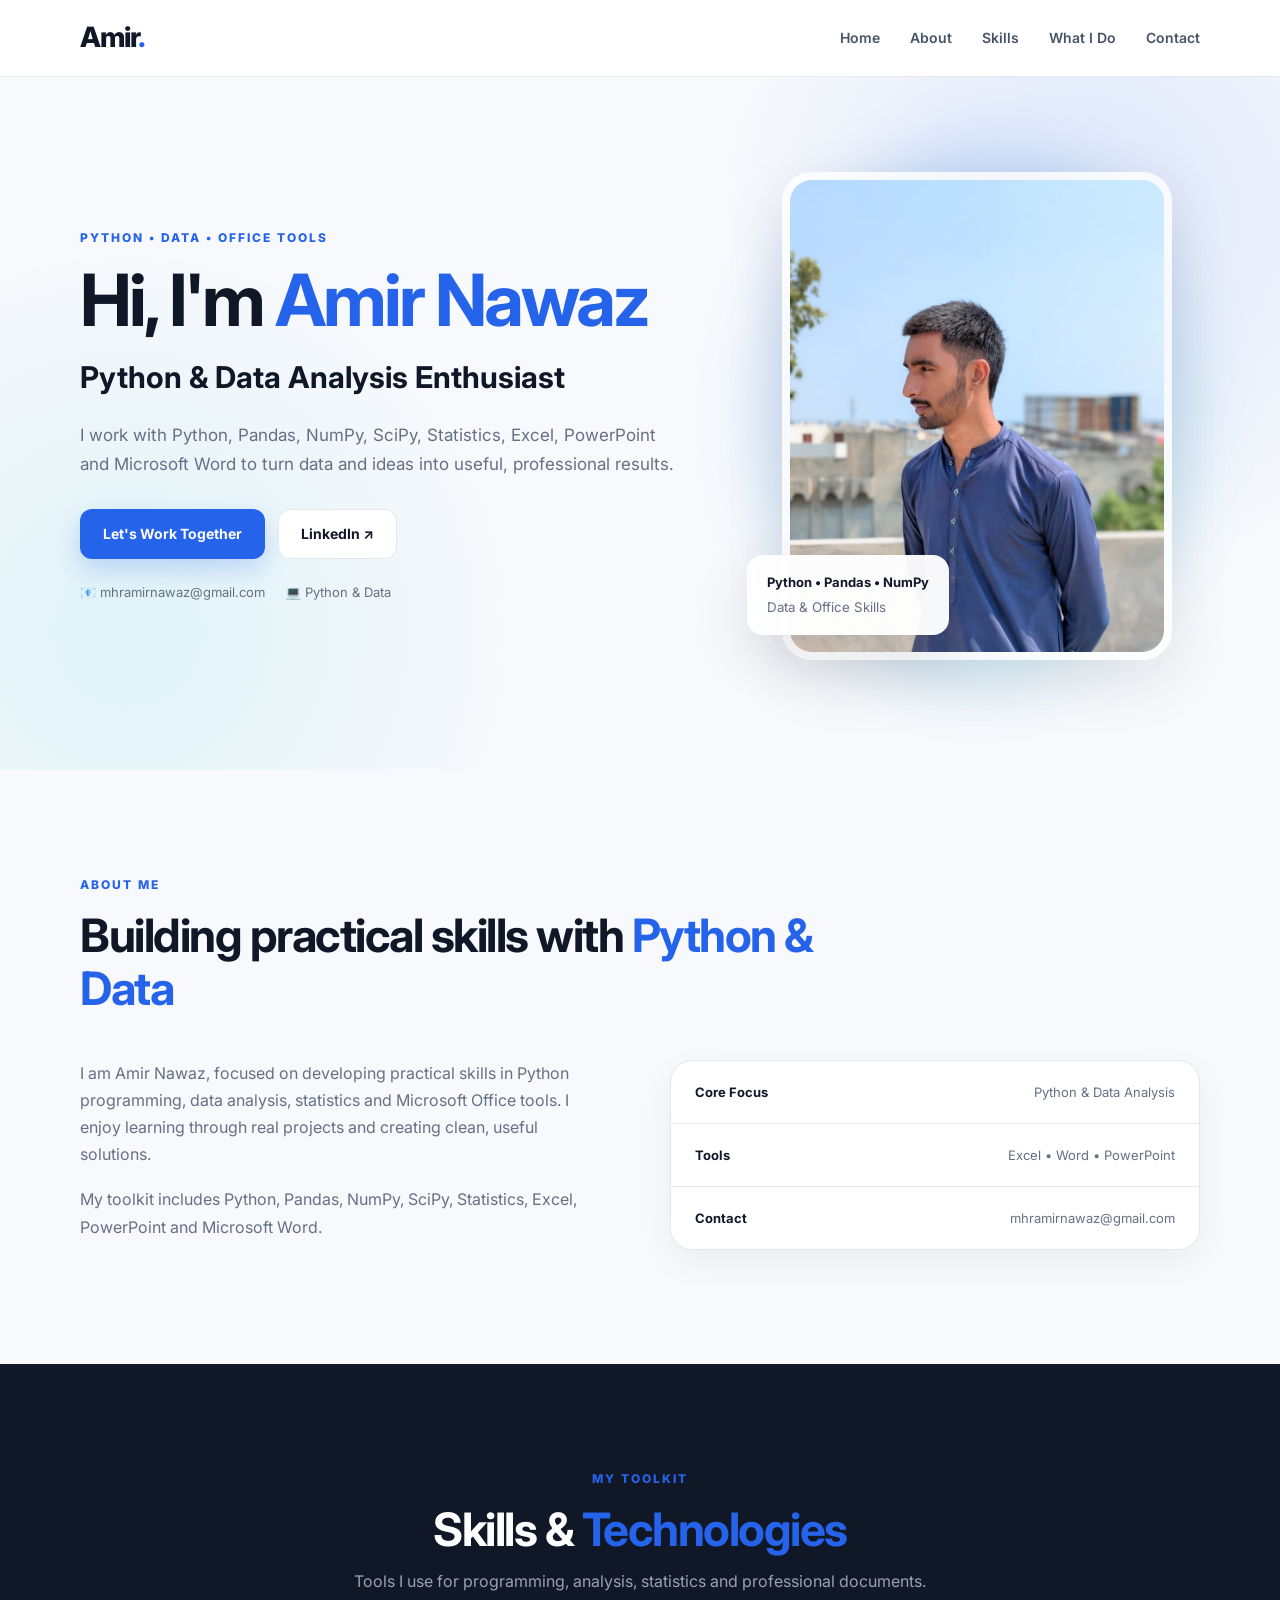
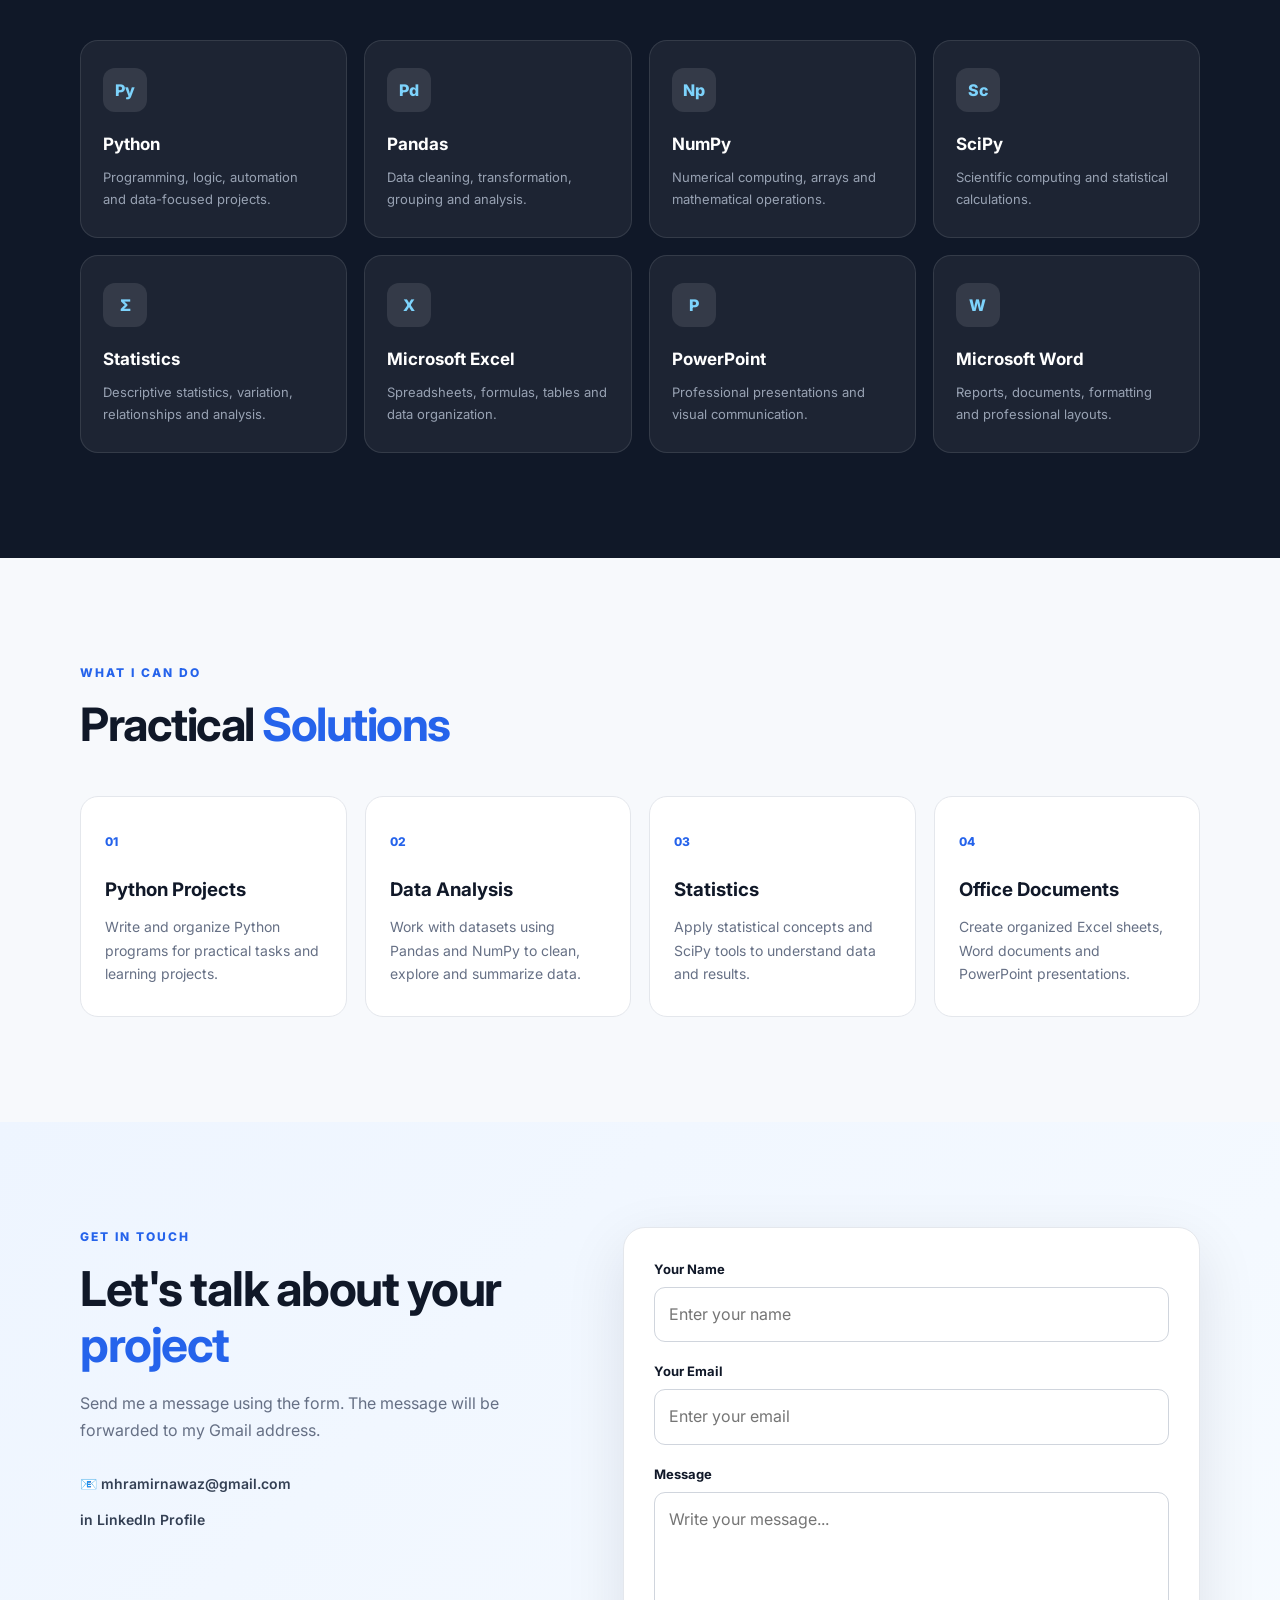
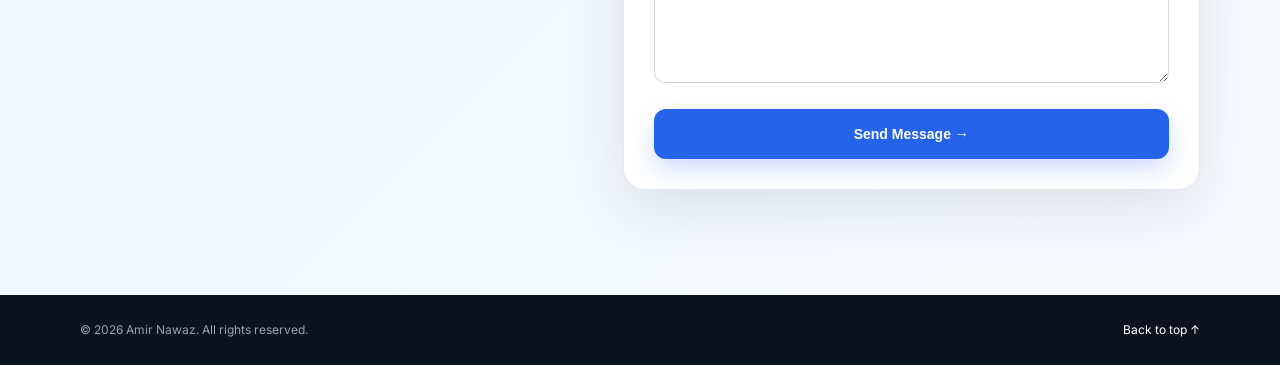
<file: extracted/index.html>
<!DOCTYPE html>
<html lang="en">
<head>
    <meta charset="UTF-8">
    <meta name="viewport" content="width=device-width, initial-scale=1.0">
    <meta name="description" content="Amir Nawaz - Python, Data Analysis and Office Tools Portfolio">
    <title>Amir Nawaz | Python & Data Analysis Portfolio</title>
    <link rel="stylesheet" href="style.css">
</head>
<body>
    <header class="navbar">
        <div class="container nav-inner">
            <a href="#home" class="logo">Amir<span>.</span></a>
            <button class="menu-btn" id="menuBtn" aria-label="Open menu">☰</button>
            <nav id="navLinks">
                <a href="#home">Home</a>
                <a href="#about">About</a>
                <a href="#skills">Skills</a>
                <a href="#services">What I Do</a>
                <a href="#contact">Contact</a>
            </nav>
        </div>
    </header>

    <main>
        <section id="home" class="hero">
            <div class="container hero-grid">
                <div class="hero-text">
                    <p class="eyebrow">PYTHON • DATA • OFFICE TOOLS</p>
                    <h1>Hi, I'm <span>Amir Nawaz</span></h1>
                    <h2>Python & Data Analysis Enthusiast</h2>
                    <p class="hero-description">
                        I work with Python, Pandas, NumPy, SciPy, Statistics, Excel,
                        PowerPoint and Microsoft Word to turn data and ideas into
                        useful, professional results.
                    </p>
                    <div class="hero-buttons">
                        <a class="btn primary" href="#contact">Let's Work Together</a>
                        <a class="btn secondary" href="https://www.linkedin.com/in/amir-nawaz-33283a394" target="_blank" rel="noopener noreferrer">LinkedIn ↗</a>
                    </div>
                    <div class="quick-info">
                        <span>📧 mhramirnawaz@gmail.com</span>
                        <span>💻 Python & Data</span>
                    </div>
                </div>

                <div class="hero-photo-wrap">
                    <div class="photo-glow"></div>
                    <img src="profile.jpg" alt="Amir Nawaz profile photo" class="hero-photo">
                    <div class="photo-card">
                        <strong>Python • Pandas • NumPy</strong>
                        <small>Data & Office Skills</small>
                    </div>
                </div>
            </div>
        </section>

        <section id="about" class="section">
            <div class="container">
                <div class="section-heading">
                    <p class="eyebrow">ABOUT ME</p>
                    <h2>Building practical skills with <span>Python & Data</span></h2>
                </div>
                <div class="about-grid">
                    <div>
                        <p>
                            I am Amir Nawaz, focused on developing practical skills in
                            Python programming, data analysis, statistics and Microsoft
                            Office tools. I enjoy learning through real projects and
                            creating clean, useful solutions.
                        </p>
                        <p>
                            My toolkit includes Python, Pandas, NumPy, SciPy, Statistics,
                            Excel, PowerPoint and Microsoft Word.
                        </p>
                    </div>
                    <div class="about-box">
                        <div><b>Core Focus</b><span>Python & Data Analysis</span></div>
                        <div><b>Tools</b><span>Excel • Word • PowerPoint</span></div>
                        <div><b>Contact</b><span>mhramirnawaz@gmail.com</span></div>
                    </div>
                </div>
            </div>
        </section>

        <section id="skills" class="section dark-section">
            <div class="container">
                <div class="section-heading center">
                    <p class="eyebrow">MY TOOLKIT</p>
                    <h2>Skills & <span>Technologies</span></h2>
                    <p>Tools I use for programming, analysis, statistics and professional documents.</p>
                </div>

                <div class="skills-grid">
                    <div class="skill-card"><div class="skill-icon">Py</div><h3>Python</h3><p>Programming, logic, automation and data-focused projects.</p></div>
                    <div class="skill-card"><div class="skill-icon">Pd</div><h3>Pandas</h3><p>Data cleaning, transformation, grouping and analysis.</p></div>
                    <div class="skill-card"><div class="skill-icon">Np</div><h3>NumPy</h3><p>Numerical computing, arrays and mathematical operations.</p></div>
                    <div class="skill-card"><div class="skill-icon">Sc</div><h3>SciPy</h3><p>Scientific computing and statistical calculations.</p></div>
                    <div class="skill-card"><div class="skill-icon">Σ</div><h3>Statistics</h3><p>Descriptive statistics, variation, relationships and analysis.</p></div>
                    <div class="skill-card"><div class="skill-icon">X</div><h3>Microsoft Excel</h3><p>Spreadsheets, formulas, tables and data organization.</p></div>
                    <div class="skill-card"><div class="skill-icon">P</div><h3>PowerPoint</h3><p>Professional presentations and visual communication.</p></div>
                    <div class="skill-card"><div class="skill-icon">W</div><h3>Microsoft Word</h3><p>Reports, documents, formatting and professional layouts.</p></div>
                </div>
            </div>
        </section>

        <section id="services" class="section">
            <div class="container">
                <div class="section-heading">
                    <p class="eyebrow">WHAT I CAN DO</p>
                    <h2>Practical <span>Solutions</span></h2>
                </div>
                <div class="services-grid">
                    <article class="service-card">
                        <span class="number">01</span>
                        <h3>Python Projects</h3>
                        <p>Write and organize Python programs for practical tasks and learning projects.</p>
                    </article>
                    <article class="service-card">
                        <span class="number">02</span>
                        <h3>Data Analysis</h3>
                        <p>Work with datasets using Pandas and NumPy to clean, explore and summarize data.</p>
                    </article>
                    <article class="service-card">
                        <span class="number">03</span>
                        <h3>Statistics</h3>
                        <p>Apply statistical concepts and SciPy tools to understand data and results.</p>
                    </article>
                    <article class="service-card">
                        <span class="number">04</span>
                        <h3>Office Documents</h3>
                        <p>Create organized Excel sheets, Word documents and PowerPoint presentations.</p>
                    </article>
                </div>
            </div>
        </section>

        <section id="contact" class="section contact-section">
            <div class="container contact-grid">
                <div>
                    <p class="eyebrow">GET IN TOUCH</p>
                    <h2>Let's talk about your <span>project</span></h2>
                    <p class="contact-text">
                        Send me a message using the form. The message will be forwarded
                        to my Gmail address.
                    </p>
                    <div class="contact-details">
                        <a href="mailto:mhramirnawaz@gmail.com">📧 mhramirnawaz@gmail.com</a>
                        <a href="https://www.linkedin.com/in/amir-nawaz-33283a394" target="_blank" rel="noopener noreferrer">in LinkedIn Profile</a>
                    </div>
                </div>

                <!-- FormSubmit forwards submitted messages to the Gmail address.
                     On the first submission, FormSubmit may ask you to confirm/activate the email. -->
                <form class="contact-form" action="https://formsubmit.co/mhramirnawaz@gmail.com" method="POST">
                    <input type="hidden" name="_subject" value="New Portfolio Message - Amir Nawaz">
                    <input type="hidden" name="_template" value="table">
                    <input type="hidden" name="_captcha" value="true">
                    <input type="hidden" name="_next" value="https://formsubmit.co/thanks.html">

                    <label for="name">Your Name</label>
                    <input id="name" type="text" name="name" placeholder="Enter your name" required>

                    <label for="email">Your Email</label>
                    <input id="email" type="email" name="email" placeholder="Enter your email" required>

                    <label for="message">Message</label>
                    <textarea id="message" name="message" rows="6" placeholder="Write your message..." required></textarea>

                    <button type="submit" class="btn primary full">Send Message →</button>
                </form>
            </div>
        </section>
    </main>

    <footer>
        <div class="container footer-inner">
            <p>© 2026 Amir Nawaz. All rights reserved.</p>
            <a href="#home">Back to top ↑</a>
        </div>
    </footer>

    <script src="script.js"></script>
</body>
</html>
</file>
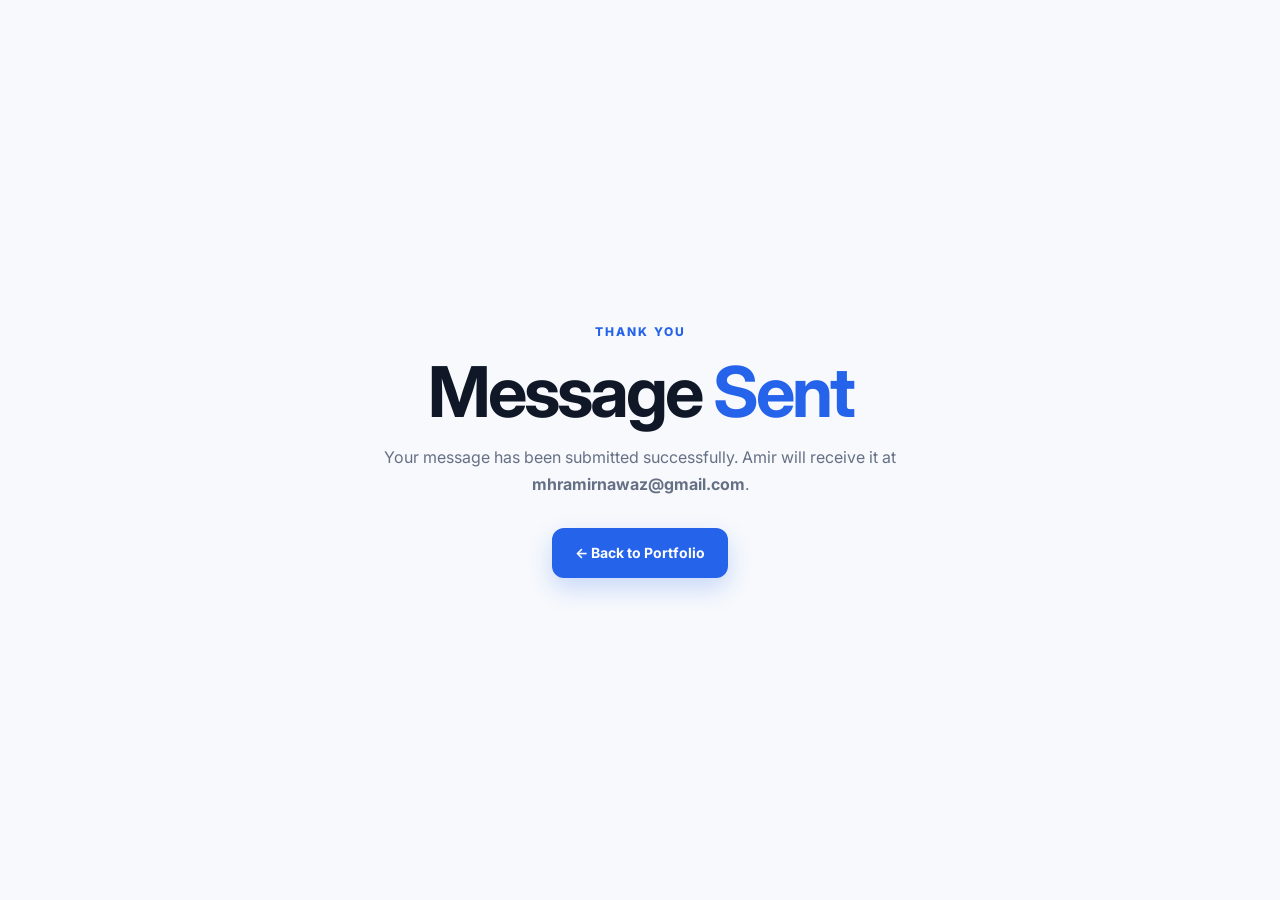
<file: extracted/thanks.html>
<!DOCTYPE html>
<html lang="en">
<head>
    <meta charset="UTF-8">
    <meta name="viewport" content="width=device-width, initial-scale=1.0">
    <title>Message Sent | Amir Nawaz</title>
    <link rel="stylesheet" href="style.css">
</head>
<body>
    <main class="section" style="min-height:100vh;display:grid;place-items:center;">
        <div class="container" style="text-align:center;">
            <p class="eyebrow">THANK YOU</p>
            <h1 style="font-size:clamp(40px,7vw,70px);">Message <span>Sent</span></h1>
            <p style="color:#667085;max-width:600px;margin:15px auto 30px;">
                Your message has been submitted successfully. Amir will receive it at
                <strong>mhramirnawaz@gmail.com</strong>.
            </p>
            <a class="btn primary" href="index.html">← Back to Portfolio</a>
        </div>
    </main>
</body>
</html>
</file>
<file: extracted/style.css>
@import url('https://fonts.googleapis.com/css2?family=Inter:wght@400;500;600;700;800&display=swap');

:root {
    --bg: #f7f9fc;
    --surface: #ffffff;
    --dark: #101828;
    --muted: #667085;
    --primary: #2563eb;
    --primary-dark: #1d4ed8;
    --accent: #06b6d4;
    --border: #e4e7ec;
    --shadow: 0 20px 60px rgba(16, 24, 40, 0.10);
    --radius: 22px;
}

* { box-sizing: border-box; margin: 0; padding: 0; }

html { scroll-behavior: smooth; }

body {
    font-family: "Inter", Arial, sans-serif;
    background: var(--bg);
    color: var(--dark);
    line-height: 1.7;
}

a { color: inherit; text-decoration: none; }

.container {
    width: min(1120px, 92%);
    margin: 0 auto;
}

.navbar {
    position: sticky;
    top: 0;
    z-index: 1000;
    background: rgba(255,255,255,.92);
    backdrop-filter: blur(14px);
    border-bottom: 1px solid rgba(228,231,236,.8);
}

.nav-inner {
    min-height: 76px;
    display: flex;
    align-items: center;
    justify-content: space-between;
}

.logo {
    font-size: 28px;
    font-weight: 800;
    letter-spacing: -1px;
}

.logo span { color: var(--primary); }

nav { display: flex; gap: 30px; }

nav a {
    color: #475467;
    font-size: 14px;
    font-weight: 600;
    transition: .2s;
}

nav a:hover { color: var(--primary); }

.menu-btn {
    display: none;
    border: 0;
    background: transparent;
    font-size: 26px;
    cursor: pointer;
}

.hero {
    padding: 95px 0 110px;
    background:
        radial-gradient(circle at 85% 20%, rgba(37,99,235,.13), transparent 30%),
        radial-gradient(circle at 10% 80%, rgba(6,182,212,.10), transparent 30%);
}

.hero-grid {
    display: grid;
    grid-template-columns: 1.15fr .85fr;
    align-items: center;
    gap: 70px;
}

.eyebrow {
    color: var(--primary);
    font-size: 12px;
    font-weight: 800;
    letter-spacing: 2px;
    margin-bottom: 14px;
}

h1 {
    font-size: clamp(42px, 6vw, 72px);
    line-height: 1.04;
    letter-spacing: -3px;
    margin-bottom: 15px;
}

h1 span, h2 span { color: var(--primary); }

.hero h2 {
    font-size: clamp(21px, 3vw, 30px);
    margin-bottom: 18px;
}

.hero-description {
    max-width: 650px;
    color: var(--muted);
    font-size: 17px;
}

.hero-buttons {
    display: flex;
    gap: 13px;
    flex-wrap: wrap;
    margin: 30px 0 22px;
}

.btn {
    display: inline-flex;
    align-items: center;
    justify-content: center;
    min-height: 50px;
    padding: 0 22px;
    border-radius: 12px;
    font-weight: 700;
    font-size: 14px;
    border: 1px solid transparent;
    cursor: pointer;
    transition: .2s;
}

.btn.primary {
    background: var(--primary);
    color: white;
    box-shadow: 0 10px 24px rgba(37,99,235,.22);
}

.btn.primary:hover {
    background: var(--primary-dark);
    transform: translateY(-2px);
}

.btn.secondary {
    border-color: var(--border);
    background: white;
}

.btn.secondary:hover { border-color: var(--primary); color: var(--primary); }

.quick-info {
    display: flex;
    gap: 20px;
    flex-wrap: wrap;
    color: #667085;
    font-size: 13px;
}

.hero-photo-wrap {
    position: relative;
    width: min(390px, 100%);
    margin: auto;
}

.photo-glow {
    position: absolute;
    inset: -25px;
    border-radius: 50%;
    background: linear-gradient(135deg, rgba(37,99,235,.18), rgba(6,182,212,.14));
    filter: blur(30px);
}

.hero-photo {
    position: relative;
    width: 100%;
    aspect-ratio: 4 / 5;
    object-fit: cover;
    object-position: center top;
    border-radius: 30px;
    display: block;
    box-shadow: var(--shadow);
    border: 8px solid rgba(255,255,255,.8);
}

.photo-card {
    position: absolute;
    left: -35px;
    bottom: 25px;
    background: rgba(255,255,255,.96);
    padding: 16px 20px;
    border-radius: 16px;
    box-shadow: var(--shadow);
}

.photo-card strong, .photo-card small { display: block; }
.photo-card strong { font-size: 13px; }
.photo-card small { color: var(--muted); margin-top: 3px; }

.section { padding: 105px 0; }

.section-heading { max-width: 760px; margin-bottom: 45px; }
.section-heading.center { text-align: center; margin-left: auto; margin-right: auto; }

.section-heading h2 {
    font-size: clamp(31px, 4vw, 46px);
    line-height: 1.15;
    letter-spacing: -1.5px;
    margin-bottom: 12px;
}

.section-heading p:last-child { color: var(--muted); }

.about-grid {
    display: grid;
    grid-template-columns: 1fr 1fr;
    gap: 60px;
    align-items: start;
}

.about-grid > div:first-child p {
    color: var(--muted);
    font-size: 16px;
    margin-bottom: 18px;
}

.about-box {
    background: white;
    border: 1px solid var(--border);
    border-radius: var(--radius);
    overflow: hidden;
    box-shadow: 0 12px 35px rgba(16,24,40,.05);
}

.about-box div {
    display: flex;
    justify-content: space-between;
    gap: 20px;
    padding: 20px 24px;
    border-bottom: 1px solid var(--border);
}

.about-box div:last-child { border-bottom: 0; }
.about-box b { font-size: 13px; }
.about-box span { color: var(--muted); text-align: right; font-size: 13px; }

.dark-section {
    background: #101828;
    color: white;
}

.dark-section .section-heading p:last-child { color: #98a2b3; }

.skills-grid {
    display: grid;
    grid-template-columns: repeat(4, 1fr);
    gap: 17px;
}

.skill-card {
    padding: 27px 22px;
    background: rgba(255,255,255,.055);
    border: 1px solid rgba(255,255,255,.10);
    border-radius: 18px;
    transition: .2s;
}

.skill-card:hover {
    transform: translateY(-5px);
    background: rgba(255,255,255,.085);
}

.skill-icon {
    width: 44px;
    height: 44px;
    display: grid;
    place-items: center;
    border-radius: 12px;
    background: rgba(255,255,255,.10);
    color: #7dd3fc;
    font-weight: 800;
    margin-bottom: 18px;
}

.skill-card h3 { font-size: 17px; margin-bottom: 7px; }
.skill-card p { color: #98a2b3; font-size: 13px; }

.services-grid {
    display: grid;
    grid-template-columns: repeat(4, 1fr);
    gap: 18px;
}

.service-card {
    padding: 30px 24px;
    background: white;
    border: 1px solid var(--border);
    border-radius: 18px;
}

.number {
    color: var(--primary);
    font-weight: 800;
    font-size: 12px;
}

.service-card h3 { margin: 20px 0 9px; }
.service-card p { color: var(--muted); font-size: 14px; }

.contact-section {
    background: linear-gradient(135deg, #eef5ff, #f7fbff);
}

.contact-grid {
    display: grid;
    grid-template-columns: .9fr 1.1fr;
    gap: 70px;
    align-items: start;
}

.contact-grid h2 {
    font-size: clamp(32px, 4vw, 48px);
    line-height: 1.15;
    letter-spacing: -1.5px;
    margin-bottom: 18px;
}

.contact-text { color: var(--muted); }

.contact-details {
    margin-top: 28px;
    display: grid;
    gap: 12px;
}

.contact-details a {
    color: #344054;
    font-weight: 600;
    font-size: 14px;
}

.contact-details a:hover { color: var(--primary); }

.contact-form {
    background: white;
    padding: 30px;
    border-radius: var(--radius);
    box-shadow: var(--shadow);
    border: 1px solid var(--border);
}

.contact-form label {
    display: block;
    font-size: 13px;
    font-weight: 700;
    margin: 0 0 7px;
}

.contact-form input,
.contact-form textarea {
    width: 100%;
    border: 1px solid #d0d5dd;
    border-radius: 11px;
    padding: 13px 14px;
    font: inherit;
    margin-bottom: 18px;
    outline: none;
    background: #fff;
}

.contact-form input:focus,
.contact-form textarea:focus {
    border-color: var(--primary);
    box-shadow: 0 0 0 4px rgba(37,99,235,.10);
}

.contact-form textarea { resize: vertical; }
.full { width: 100%; }

footer {
    background: #0b1220;
    color: #98a2b3;
    padding: 25px 0;
}

.footer-inner {
    display: flex;
    align-items: center;
    justify-content: space-between;
    gap: 20px;
    font-size: 12px;
}

.footer-inner a { color: white; }

@media (max-width: 900px) {
    .hero-grid, .contact-grid, .about-grid { grid-template-columns: 1fr; }
    .hero { padding-top: 65px; }
    .hero-photo-wrap { order: -1; max-width: 330px; }
    .skills-grid, .services-grid { grid-template-columns: repeat(2, 1fr); }
    .photo-card { left: 0; }
}

@media (max-width: 650px) {
    .menu-btn { display: block; }
    nav {
        display: none;
        position: absolute;
        top: 76px;
        left: 0;
        right: 0;
        background: white;
        padding: 20px 6%;
        border-bottom: 1px solid var(--border);
        flex-direction: column;
        gap: 15px;
    }
    nav.open { display: flex; }
    h1 { letter-spacing: -2px; }
    .section { padding: 75px 0; }
    .skills-grid, .services-grid { grid-template-columns: 1fr; }
    .contact-form { padding: 22px; }
    .footer-inner { flex-direction: column; align-items: flex-start; }
}
</file>
